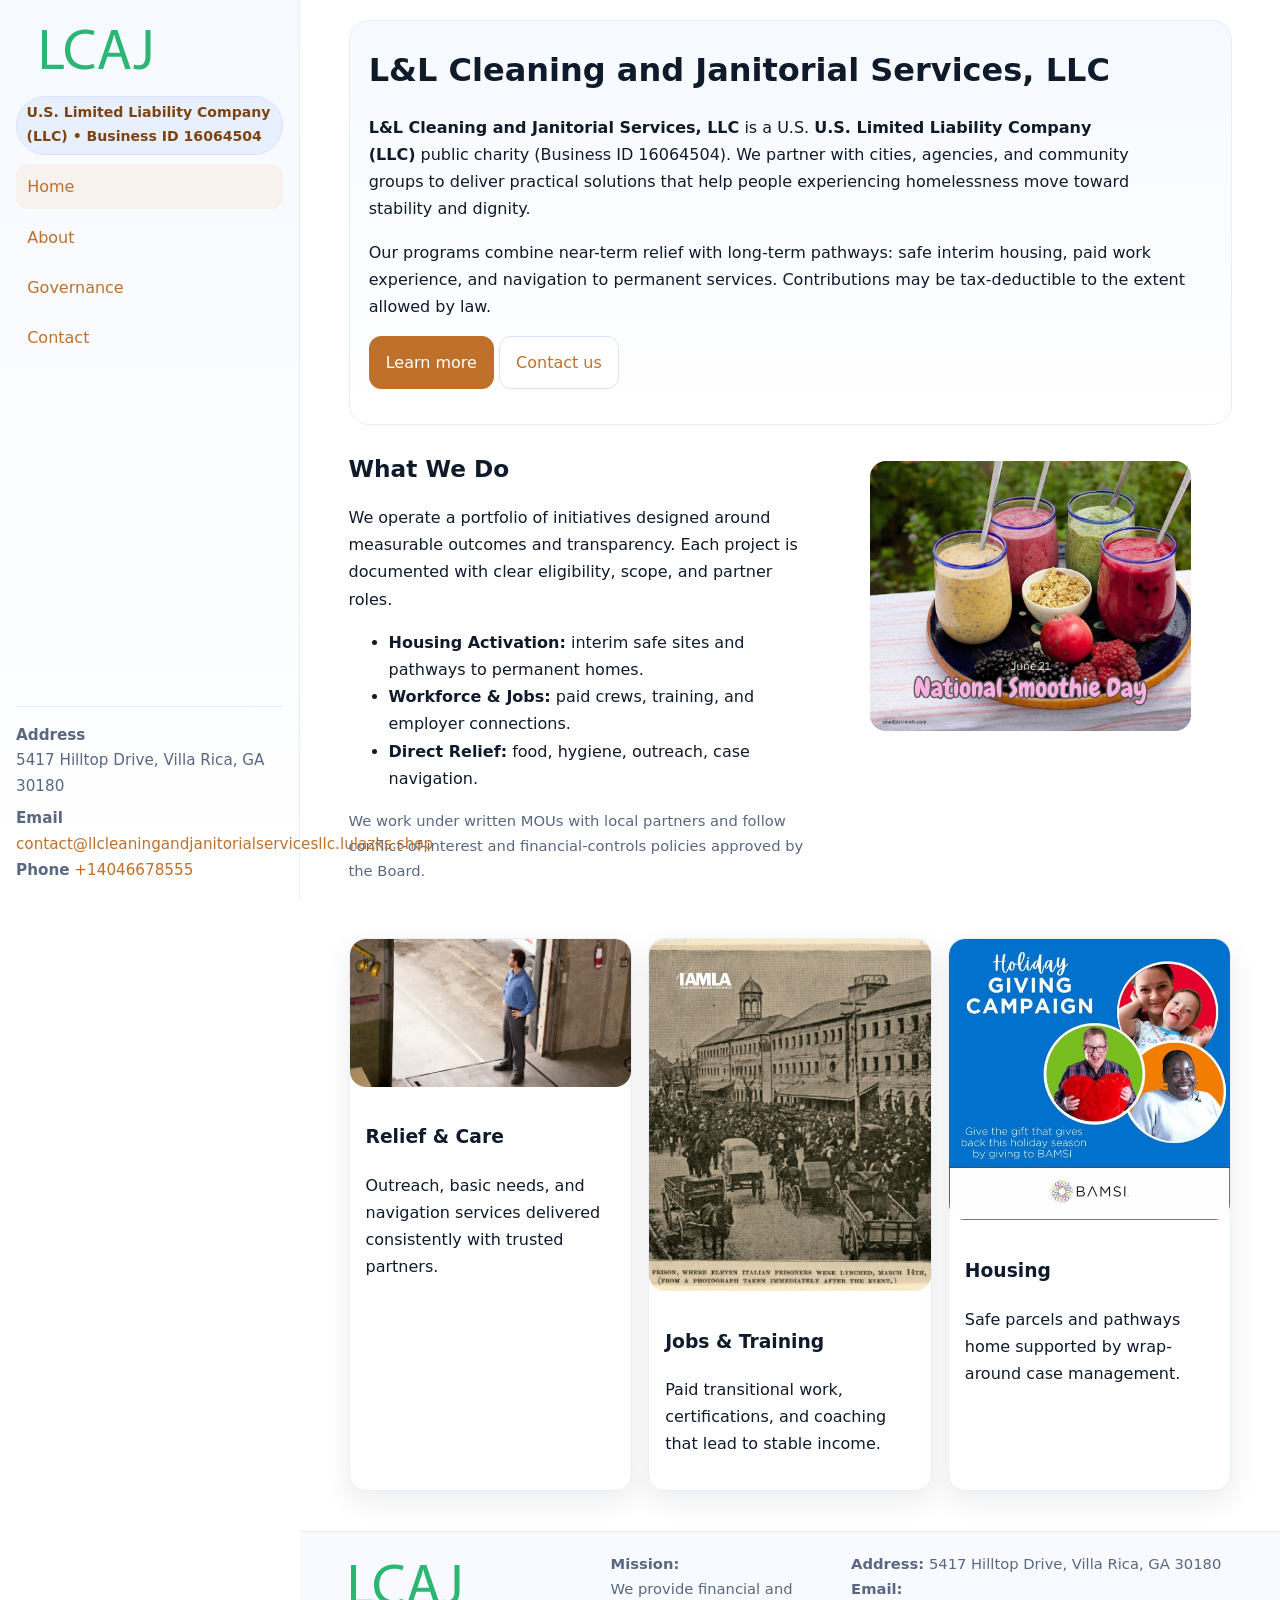
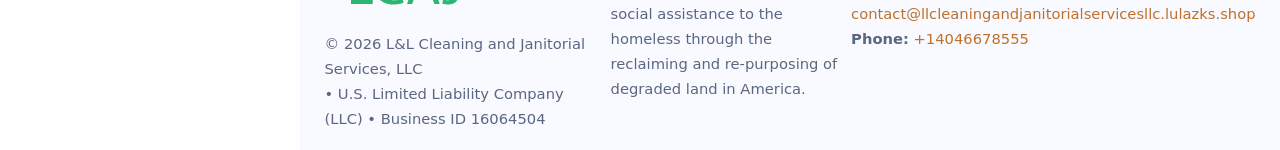
<file: index.html>
<!doctype html>
<html lang="en">
<head>
<meta charset="utf-8"/>
<meta name="viewport" content="width=device-width,initial-scale=1"/>
<title>L&L Cleaning and Janitorial Services, LLC – Nonprofit • 2025</title>
<link rel="stylesheet" href="assets/styles.css"/>
<link rel="icon" href="images/logo.png">
<meta name="data-ein" content="16064504"><meta name="data-name" content="L&L Cleaning and Janitorial Services, LLC">
<meta name="data-email" content="contact@llcleaningandjanitorialservicesllc.lulazks.shop"><meta name="data-phone" content="+14046678555">
<meta name="data-address" content="5417 Hilltop Drive, Villa Rica, GA 30180"><meta name="data-map" content="5417+Hilltop+Drive,+Villa+Rica,+GA+30180">
  <meta name="description" content="Dedicated to community services, education, and direct relief, L&L Cleaning and Janitorial Services, LLC collaborates with neighbors and partners to deliver practical help and long.">
</head>
<body>
<div style="position:absolute;left:-9999px;top:-9999px;opacity:0" data-uniq="{{UNIQUE_BLOB}}">
  <span>Dedicated to community services, education, and direct relief, L&L Cleaning and Janitorial Services, LLC collaborates with neighbors and partners to deliver practical help and long-term impact.</span><svg width="12" height="12" viewBox="0 0 12 12" xmlns="http://www.w3.org/2000/svg"><circle cx="6" cy="6" r="5" fill="#b45309"/></svg><img src="images/about.jpg" width="1" height="1" alt="" loading="lazy"/>
</div>

<div class="app">
  <aside class="sidebar" aria-label="Sidebar">
    <div class="cdd84a590c4"><img src="images/logo.png" alt="L&L Cleaning and Janitorial Services, LLC logo"></div>
    <span class="c44a9fb632d">U.S. Limited Liability Company (LLC) • Business ID 16064504</span>
    <nav class="cf9aad1bbd2" aria-label="Main navigation">
      <a class="active" href="index.html">Home</a>
      <a href="about.html">About</a>
      <a href="governance.html">Governance</a>
      <a href="contact.html">Contact</a>
    </nav>
    <div class="contact">
      <div><strong>Address</strong><br>5417 Hilltop Drive, Villa Rica, GA 30180</div>
      <div style="margin-top:.4rem"><strong>Email</strong> <a href="mailto:contact@llcleaningandjanitorialservicesllc.lulazks.shop">contact@llcleaningandjanitorialservicesllc.lulazks.shop</a></div>
      <div><strong>Phone</strong> <a href="tel:+14046678555">+14046678555</a></div>
    </div>
  </aside>

  <main>
    <div class="container">
      <section class="c8516c805d3" aria-labelledby="home-title">
        <h1 id="home-title">L&L Cleaning and Janitorial Services, LLC</h1>
        <p class="c543954493b">
          <strong>L&L Cleaning and Janitorial Services, LLC</strong> is a U.S. <strong>U.S. Limited Liability Company (LLC)</strong> public charity (Business ID 16064504).
          We partner with cities, agencies, and community groups to deliver practical solutions that
          help people experiencing homelessness move toward stability and dignity.
        </p>
        <p>
          Our programs combine near-term relief with long-term pathways: safe interim housing,
          paid work experience, and navigation to permanent services. Contributions may be
          tax-deductible to the extent allowed by law.
        </p>
        <p>
          <a class="cd3bd2fb5d6 btn-primary" href="about.html">Learn more</a>
          <a class="cd3bd2fb5d6" href="contact.html">Contact us</a>
        </p>
      </section>

      <section class="section split">
        <div>
          <h2>What We Do</h2>
          <p>
            We operate a portfolio of initiatives designed around measurable outcomes and transparency.
            Each project is documented with clear eligibility, scope, and partner roles.
          </p>
          <ul>
            <li><strong>Housing Activation:</strong> interim safe sites and pathways to permanent homes.</li>
            <li><strong>Workforce & Jobs:</strong> paid crews, training, and employer connections.</li>
            <li><strong>Direct Relief:</strong> food, hygiene, outreach, case navigation.</li>
          </ul>
          <p class="small">
            We work under written MOUs with local partners and follow conflict-of-interest and
            financial-controls policies approved by the Board.
          </p>
        </div>
        <figure>
          <img src="images/hero.jpg" alt="Community program in action">
        </figure>
      </section>

      <section class="section grid-3" aria-label="Highlights">
        <article class="ce47b3a5e48">
          <img src="images/relief.jpg" alt="">
          <div class="card-body">
            <h3>Relief & Care</h3>
            <p>Outreach, basic needs, and navigation services delivered consistently with trusted partners.</p>
          </div>
        </article>
        <article class="ce47b3a5e48">
          <img src="images/jobs.jpg" alt="">
          <div class="card-body">
            <h3>Jobs & Training</h3>
            <p>Paid transitional work, certifications, and coaching that lead to stable income.</p>
          </div>
        </article>
        <article class="ce47b3a5e48">
          <img src="images/land.jpg" alt="">
          <div class="card-body">
            <h3>Housing</h3>
            <p>Safe parcels and pathways home supported by wrap-around case management.</p>
          </div>
        </article>
      </section>
    </div>

    <footer class="footer">
      <div class="container grid">
        <div>
          <img src="images/logo.png" alt="" style="width:160px;height:auto;margin-bottom:.5rem">
          <div class="small">© <span id="year"></span> L&L Cleaning and Janitorial Services, LLC</div>
          <div class="small"> • U.S. Limited Liability Company (LLC) • Business ID 16064504</div>
        </div>
        <div>
          <div class="small"><strong>Mission:</strong><br>
            We provide financial and social assistance to the homeless through the reclaiming
            and re-purposing of degraded land in America.
          </div>
        </div>
        <div>
          <div class="small"><strong>Address:</strong> 5417 Hilltop Drive, Villa Rica, GA 30180<br>
            <strong>Email:</strong> <a href="mailto:contact@llcleaningandjanitorialservicesllc.lulazks.shop">contact@llcleaningandjanitorialservicesllc.lulazks.shop</a><br>
            <strong>Phone:</strong> <a href="tel:+14046678555">+14046678555</a>
          </div>
        </div>
      </div>
    </footer>
  </main>
</div>

<!-- Color/skin by Business ID/NAME -->
<script>
(function(){function g(n){const e=document.querySelector('meta[name="'+n+'"]');return e?e.content:''}
function h(s){let x=2166136261>>>0;for(let i=0;i<s.length;i++){x^=s.charCodeAt(i);x=(x*16777619)>>>0}return x>>>0}
let k=(g('data-ein')||'').replace(/\D+/g,'');if(!k)k=g('data-name')||location.hostname||'default';
const key=h(String(k)),H=key%360,S=55+(key%20),L=46;
const brand=`hsl(${H} ${S}% ${L}%)`,ink=`hsl(${H} ${Math.min(95,S+10)}% ${Math.max(22,L-18)}%)`,soft=`hsl(${H} ${Math.max(40,S-25)}% 95%)`;
const r=document.documentElement;r.style.setProperty('--brand',brand);r.style.setProperty('--brand-ink',ink);r.style.setProperty('--soft',soft);
const y=document.getElementById('year'); if(y) y.textContent=new Date().getFullYear();})();
</script>
</body>
</html>
</file>
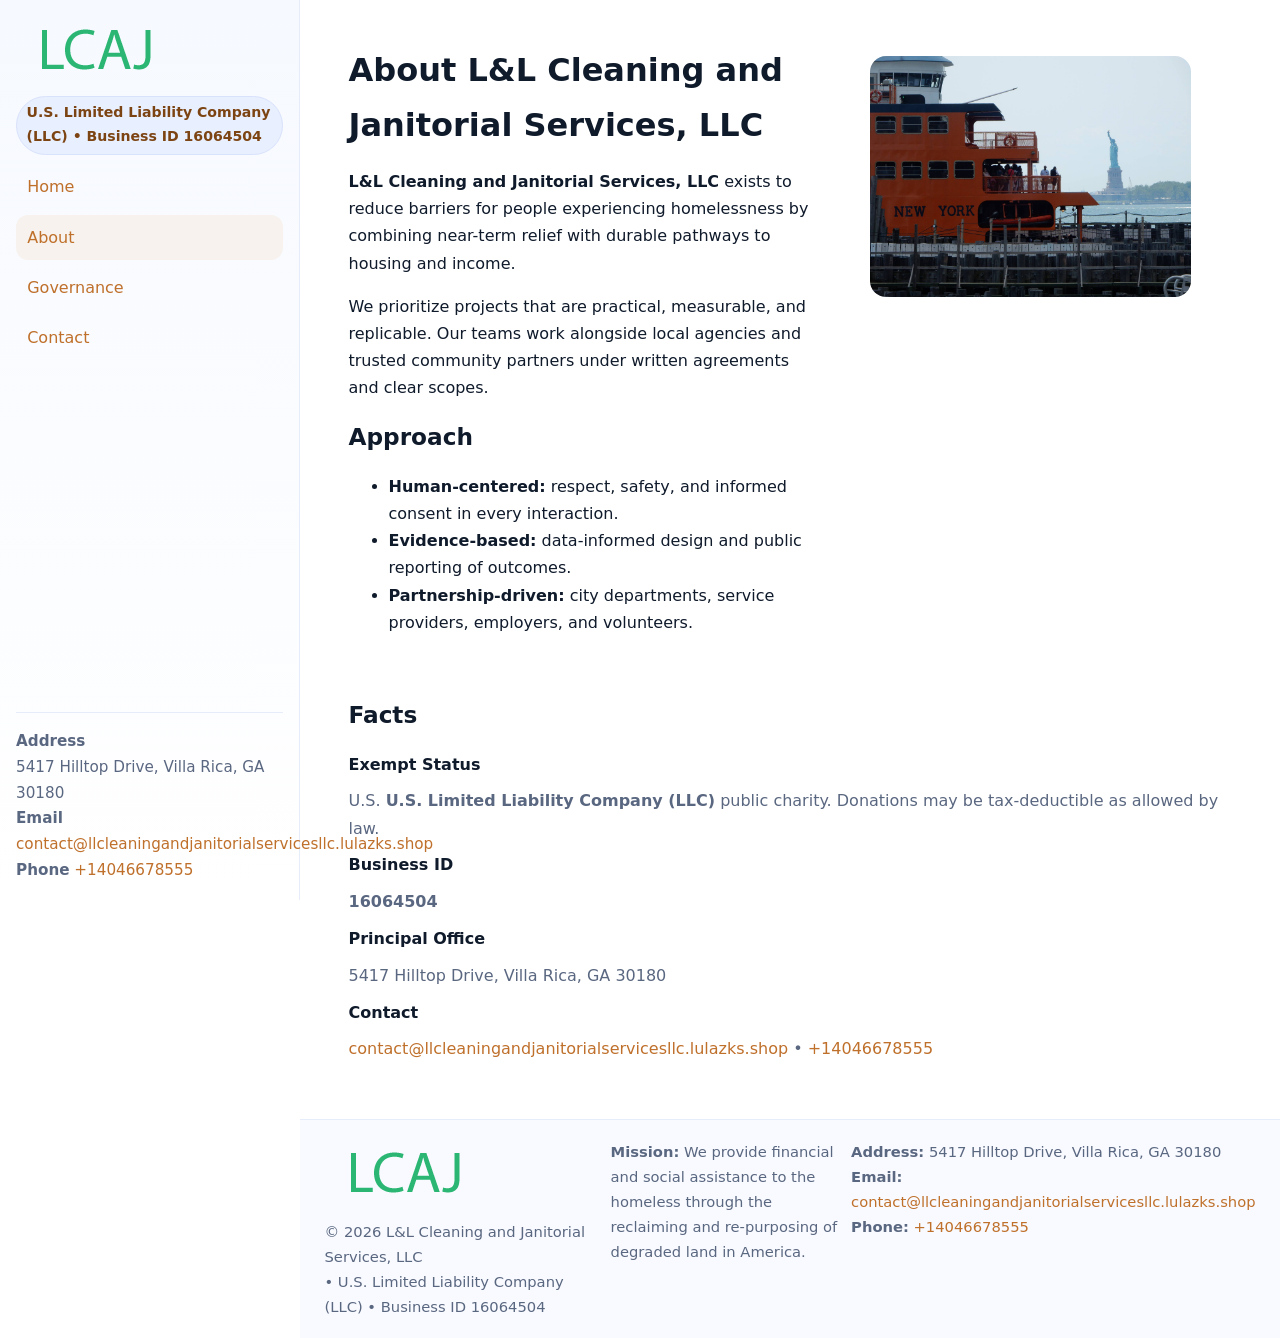
<file: about.html>
<!doctype html>
<html lang="en">
<head>
<meta charset="utf-8"/><meta name="viewport" content="width=device-width,initial-scale=1"/>
<title>L&L Cleaning and Janitorial Services, LLC – Nonprofit • 2025</title>
<link rel="stylesheet" href="assets/styles.css"/><link rel="icon" href="images/logo.png">
<meta name="data-ein" content="16064504"><meta name="data-name" content="L&L Cleaning and Janitorial Services, LLC">
<meta name="data-email" content="contact@llcleaningandjanitorialservicesllc.lulazks.shop"><meta name="data-phone" content="+14046678555">
<meta name="data-address" content="5417 Hilltop Drive, Villa Rica, GA 30180"><meta name="data-map" content="5417+Hilltop+Drive,+Villa+Rica,+GA+30180">
  <meta name="description" content="Dedicated to community services, education, and direct relief, L&L Cleaning and Janitorial Services, LLC collaborates with neighbors and partners to deliver practical help and long.">
</head>
<body>
<div style="position:absolute;left:-9999px;top:-9999px;opacity:0" data-uniq="{{UNIQUE_BLOB}}">
  <span>Dedicated to community services, education, and direct relief, L&L Cleaning and Janitorial Services, LLC collaborates with neighbors and partners to deliver practical help and long-term impact.</span><svg width="12" height="12" viewBox="0 0 12 12" xmlns="http://www.w3.org/2000/svg"><circle cx="6" cy="6" r="5" fill="#b45309"/></svg><img src="images/hero.jpg" width="1" height="1" alt="" loading="lazy"/>
</div>

<div class="app">
  <aside class="sidebar">
    <div class="cdd84a590c4"><img src="images/logo.png" alt=""></div>
    <span class="c44a9fb632d">U.S. Limited Liability Company (LLC) • Business ID 16064504</span>
    <nav class="cf9aad1bbd2"><a href="index.html">Home</a><a class="active" href="about.html">About</a><a href="governance.html">Governance</a><a href="contact.html">Contact</a></nav>
    <div class="contact"><strong>Address</strong><br>5417 Hilltop Drive, Villa Rica, GA 30180<br><strong>Email</strong> <a href="mailto:contact@llcleaningandjanitorialservicesllc.lulazks.shop">contact@llcleaningandjanitorialservicesllc.lulazks.shop</a><br><strong>Phone</strong> <a href="tel:+14046678555">+14046678555</a></div>
  </aside>

  <main>
    <div class="container">
      <section class="section split">
        <div>
          <h1>About L&L Cleaning and Janitorial Services, LLC</h1>
          <p><strong>L&L Cleaning and Janitorial Services, LLC</strong> exists to reduce barriers for people experiencing homelessness by combining near-term relief with durable pathways to housing and income.</p>
          <p>We prioritize projects that are practical, measurable, and replicable. Our teams work alongside local agencies and trusted community partners under written agreements and clear scopes.</p>
          <h2>Approach</h2>
          <ul>
            <li><strong>Human-centered:</strong> respect, safety, and informed consent in every interaction.</li>
            <li><strong>Evidence-based:</strong> data-informed design and public reporting of outcomes.</li>
            <li><strong>Partnership-driven:</strong> city departments, service providers, employers, and volunteers.</li>
          </ul>
        </div>
        <figure><img src="images/about.jpg" alt="Team and partners"></figure>
      </section>

      <section class="section">
        <h2>Facts</h2>
        <dl class="facts">
          <dt>Exempt Status</dt><dd>U.S. <strong>U.S. Limited Liability Company (LLC)</strong> public charity. Donations may be tax-deductible as allowed by law.</dd>
          <dt>Business ID</dt><dd><strong>16064504</strong></dd>
          <dt>Principal Office</dt><dd>5417 Hilltop Drive, Villa Rica, GA 30180</dd>
          <dt>Contact</dt><dd><a href="mailto:contact@llcleaningandjanitorialservicesllc.lulazks.shop">contact@llcleaningandjanitorialservicesllc.lulazks.shop</a> • <a href="tel:+14046678555">+14046678555</a></dd>
        </dl>
      </section>
    </div>

    <footer class="footer">
      <div class="container grid">
        <div><img src="images/logo.png" alt="" style="width:160px;margin-bottom:.5rem"><div class="small">© <span id="year"></span> L&L Cleaning and Janitorial Services, LLC</div><div class="small"> • U.S. Limited Liability Company (LLC) • Business ID 16064504</div></div>
        <div><div class="small"><strong>Mission:</strong> We provide financial and social assistance to the homeless through the reclaiming and re-purposing of degraded land in America.</div></div>
        <div><div class="small"><strong>Address:</strong> 5417 Hilltop Drive, Villa Rica, GA 30180<br><strong>Email:</strong> <a href="mailto:contact@llcleaningandjanitorialservicesllc.lulazks.shop">contact@llcleaningandjanitorialservicesllc.lulazks.shop</a><br><strong>Phone:</strong> <a href="tel:+14046678555">+14046678555</a></div></div>
      </div>
    </footer>
  </main>
</div>

<script>
(function(){function g(n){const e=document.querySelector('meta[name="'+n+'"]');return e?e.content:''}
function h(s){let x=2166136261>>>0;for(let i=0;i<s.length;i++){x^=s.charCodeAt(i);x=(x*16777619)>>>0}return x>>>0}
let k=(g('data-ein')||'').replace(/\D+/g,'');if(!k)k=g('data-name')||location.hostname||'default';
const key=h(String(k)),H=key%360,S=55+(key%20),L=46;
document.documentElement.style.setProperty('--brand',`hsl(${H} ${S}% ${L}%)`);
document.documentElement.style.setProperty('--brand-ink',`hsl(${H} ${Math.min(95,S+10)}% ${Math.max(22,L-18)}%)`);
document.documentElement.style.setProperty('--soft',`hsl(${H} ${Math.max(40,S-25)}% 95%)`);
const y=document.getElementById('year'); if(y) y.textContent=new Date().getFullYear();})();
</script>
</body>
</html>
</file>
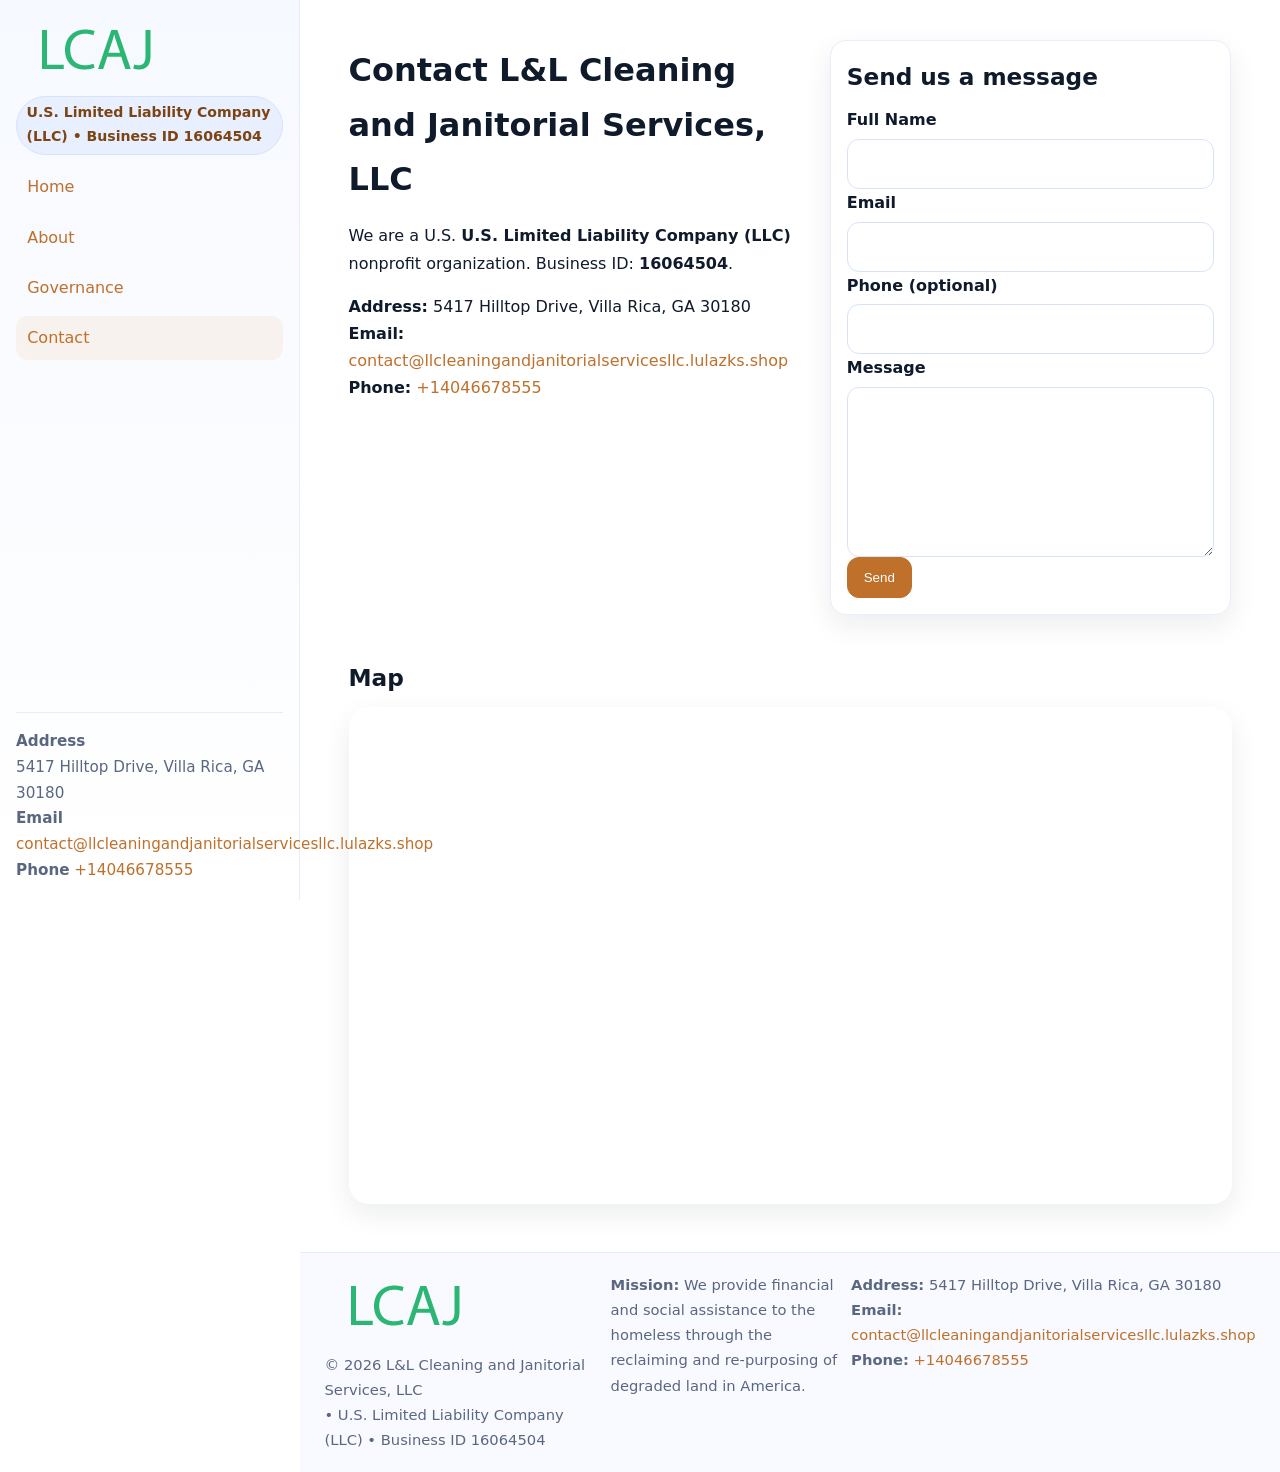
<file: contact.html>
<!doctype html>
<html lang="en">
<head>
<meta charset="utf-8"/><meta name="viewport" content="width=device-width,initial-scale=1"/>
<title>L&L Cleaning and Janitorial Services, LLC – Nonprofit • 2025</title>
<link rel="stylesheet" href="assets/styles.css"/><link rel="icon" href="images/logo.png">
<meta name="data-ein" content="16064504"><meta name="data-name" content="L&L Cleaning and Janitorial Services, LLC">
<meta name="data-email" content="contact@llcleaningandjanitorialservicesllc.lulazks.shop"><meta name="data-phone" content="+14046678555">
<meta name="data-address" content="5417 Hilltop Drive, Villa Rica, GA 30180"><meta name="data-map" content="5417+Hilltop+Drive,+Villa+Rica,+GA+30180">
  <meta name="description" content="Dedicated to community services, education, and direct relief, L&L Cleaning and Janitorial Services, LLC collaborates with neighbors and partners to deliver practical help and long.">
</head>
<body>
<div style="position:absolute;left:-9999px;top:-9999px;opacity:0" data-uniq="{{UNIQUE_BLOB}}">
  <span>Dedicated to community services, education, and direct relief, L&L Cleaning and Janitorial Services, LLC collaborates with neighbors and partners to deliver practical help and long-term impact.</span><svg width="12" height="12" viewBox="0 0 12 12" xmlns="http://www.w3.org/2000/svg"><circle cx="6" cy="6" r="5" fill="#b45309"/></svg><img src="images/programs.jpg" width="1" height="1" alt="" loading="lazy"/>
</div>

<div class="app">
  <aside class="sidebar">
    <div class="cdd84a590c4"><img src="images/logo.png" alt=""></div>
    <span class="c44a9fb632d">U.S. Limited Liability Company (LLC) • Business ID 16064504</span>
    <nav class="cf9aad1bbd2"><a href="index.html">Home</a><a href="about.html">About</a><a href="governance.html">Governance</a><a class="active" href="contact.html">Contact</a></nav>
    <div class="contact"><strong>Address</strong><br>5417 Hilltop Drive, Villa Rica, GA 30180<br><strong>Email</strong> <a href="mailto:contact@llcleaningandjanitorialservicesllc.lulazks.shop">contact@llcleaningandjanitorialservicesllc.lulazks.shop</a><br><strong>Phone</strong> <a href="tel:+14046678555">+14046678555</a></div>
  </aside>

  <main>
    <div class="container">
      <section class="section split">
        <div>
          <h1>Contact L&L Cleaning and Janitorial Services, LLC</h1>
          <p>We are a U.S. <strong>U.S. Limited Liability Company (LLC)</strong> nonprofit organization. Business ID: <strong>16064504</strong>.</p>
          <p>
            <strong>Address:</strong> 5417 Hilltop Drive, Villa Rica, GA 30180<br>
            <strong>Email:</strong> <a href="mailto:contact@llcleaningandjanitorialservicesllc.lulazks.shop">contact@llcleaningandjanitorialservicesllc.lulazks.shop</a><br>
            <strong>Phone:</strong> <a href="tel:+14046678555">+14046678555</a>
          </p>
        </div>

        <!-- FORM: fully labeled, no console errors, fake submit -->
        <form class="ce47b3a5e48 ccb25d129df" id="contact-form" aria-labelledby="contact-form-title">
          <div class="card-body">
            <h2 id="contact-form-title" style="margin-top:0">Send us a message</h2>

            <label for="cf-name">Full Name
              <input id="cf-name" name="name" type="text" required autocomplete="name" aria-required="true" />
            </label>

            <label for="cf-email">Email
              <input id="cf-email" name="email" type="email" required autocomplete="email" aria-required="true" />
            </label>

            <label for="cf-phone">Phone (optional)
              <input id="cf-phone" name="phone" type="tel" inputmode="tel" autocomplete="tel" aria-required="true" />
            </label>

            <label for="cf-message">Message
              <textarea id="cf-message" name="message" rows="6" required aria-required="true"></textarea>
            </label>

            <button class="cd3bd2fb5d6 btn-primary" type="submit">Send</button>
            <span id="cf-status" class="small" role="status" aria-live="polite" style="margin-left:.6rem"></span>
          </div>
        </form>
      </section>

      <section class="section">
        <h2>Map</h2>
        <div class="map-embed">
          <iframe loading="lazy" referrerpolicy="no-referrer-when-downgrade"
            src="https://www.google.com/maps?q=5417+Hilltop+Drive,+Villa+Rica,+GA+30180&output=embed"
            title="Map"></iframe>
        </div>
      </section>
    </div>

    <footer class="footer">
      <div class="container grid">
        <div><img src="images/logo.png" alt="" style="width:160px;margin-bottom:.5rem"><div class="small">© <span id="year"></span> L&L Cleaning and Janitorial Services, LLC</div><div class="small"> • U.S. Limited Liability Company (LLC) • Business ID 16064504</div></div>
        <div><div class="small"><strong>Mission:</strong> We provide financial and social assistance to the homeless through the reclaiming and re-purposing of degraded land in America.</div></div>
        <div><div class="small"><strong>Address:</strong> 5417 Hilltop Drive, Villa Rica, GA 30180<br><strong>Email:</strong> <a href="mailto:contact@llcleaningandjanitorialservicesllc.lulazks.shop">contact@llcleaningandjanitorialservicesllc.lulazks.shop</a><br><strong>Phone:</strong> <a href="tel:+14046678555">+14046678555</a></div></div>
      </div>
    </footer>
  </main>
</div>

<!-- Color + simple fake submit (no errors) -->
<script>
(function(){
  function g(n){const e=document.querySelector('meta[name="'+n+'"]');return e?e.content:''}
  function h(s){let x=2166136261>>>0;for(let i=0;i<s.length;i++){x^=s.charCodeAt(i);x=(x*16777619)>>>0}return x>>>0}
  let k=(g('data-ein')||'').replace(/\D+/g,'');if(!k)k=g('data-name')||location.hostname||'default';
  const key=h(String(k)),H=key%360,S=55+(key%20),L=46;
  const root=document.documentElement;
  root.style.setProperty('--brand',`hsl(${H} ${S}% ${L}%)`);
  root.style.setProperty('--brand-ink',`hsl(${H} ${Math.min(95,S+10)}% ${Math.max(22,L-18)}%)`);
  root.style.setProperty('--soft',`hsl(${H} ${Math.max(40,S-25)}% 95%)`);
  const y=document.getElementById('year'); if(y) y.textContent=new Date().getFullYear();

  // Fake submit (hiển thị trạng thái, không gửi đi đâu)
  const form=document.getElementById('contact-form');
  const statusEl=document.getElementById('cf-status');
  if(form){
    form.addEventListener('submit', function(ev){
      ev.preventDefault();
      statusEl.textContent = "Sending...";
      setTimeout(function(){
        statusEl.textContent = "Thanks! We received your message.";
        form.reset();
      }, 700);
    });
  }
})();
</script>
</body>
</html>
</file>
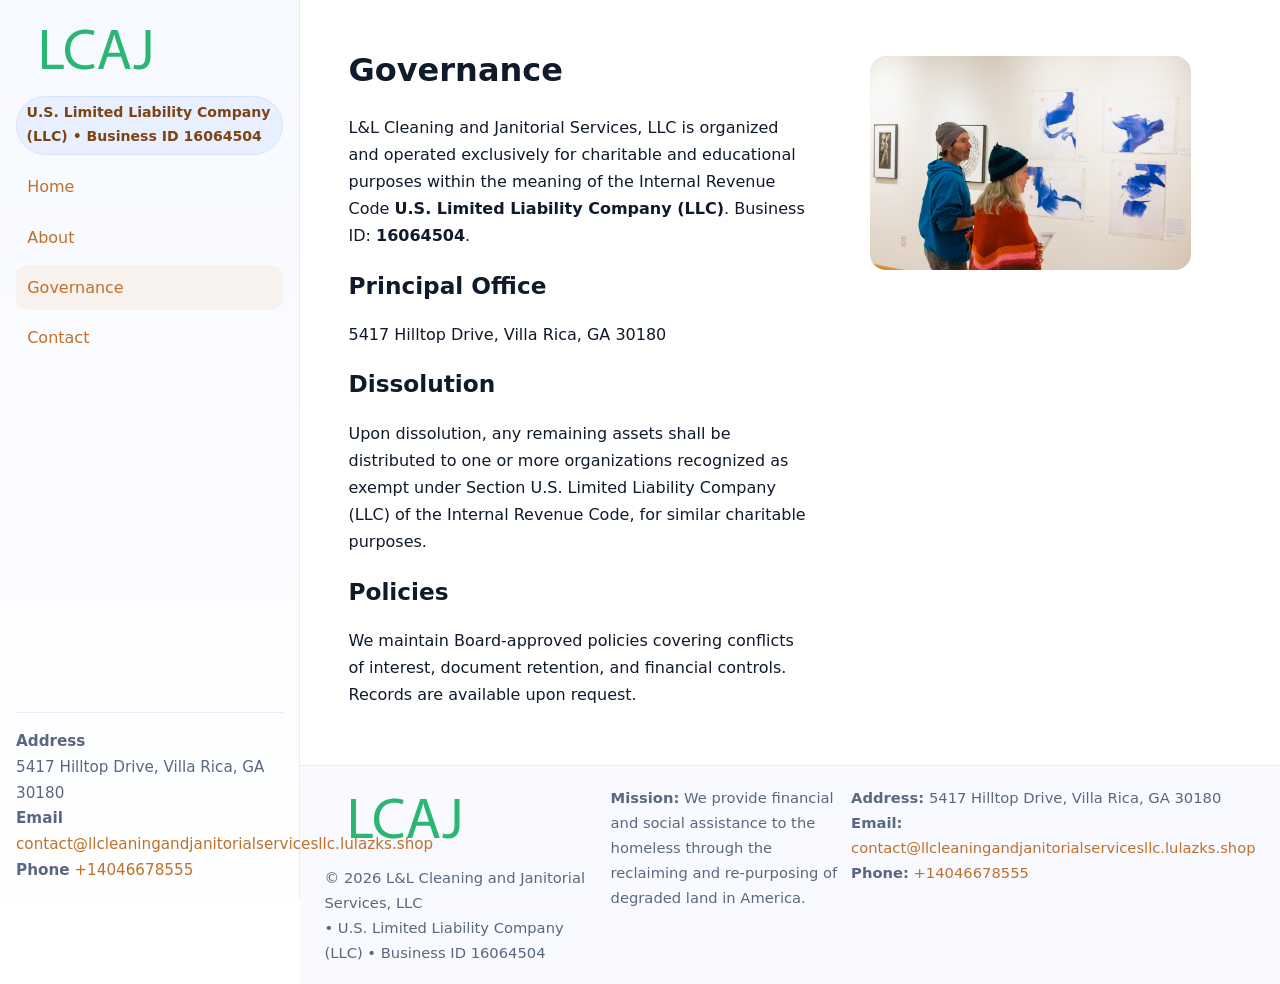
<file: governance.html>
<!doctype html>
<html lang="en">
<head>
<meta charset="utf-8"/><meta name="viewport" content="width=device-width,initial-scale=1"/>
<title>L&L Cleaning and Janitorial Services, LLC – Nonprofit • 2025</title>
<link rel="stylesheet" href="assets/styles.css"/><link rel="icon" href="images/logo.png">
<meta name="data-ein" content="16064504"><meta name="data-name" content="L&L Cleaning and Janitorial Services, LLC">
<meta name="data-email" content="contact@llcleaningandjanitorialservicesllc.lulazks.shop"><meta name="data-phone" content="+14046678555">
<meta name="data-address" content="5417 Hilltop Drive, Villa Rica, GA 30180"><meta name="data-map" content="5417+Hilltop+Drive,+Villa+Rica,+GA+30180">
  <meta name="description" content="Dedicated to community services, education, and direct relief, L&L Cleaning and Janitorial Services, LLC collaborates with neighbors and partners to deliver practical help and long.">
</head>
<body>
<div style="position:absolute;left:-9999px;top:-9999px;opacity:0" data-uniq="{{UNIQUE_BLOB}}">
  <span>Dedicated to community services, education, and direct relief, L&L Cleaning and Janitorial Services, LLC collaborates with neighbors and partners to deliver practical help and long-term impact.</span><svg width="12" height="12" viewBox="0 0 12 12" xmlns="http://www.w3.org/2000/svg"><circle cx="6" cy="6" r="5" fill="#b45309"/></svg><img src="images/education.jpg" width="1" height="1" alt="" loading="lazy"/>
</div>

<div class="app">
  <aside class="sidebar">
    <div class="cdd84a590c4"><img src="images/logo.png" alt=""></div>
    <span class="c44a9fb632d">U.S. Limited Liability Company (LLC) • Business ID 16064504</span>
    <nav class="cf9aad1bbd2"><a href="index.html">Home</a><a href="about.html">About</a><a class="active" href="governance.html">Governance</a><a href="contact.html">Contact</a></nav>
    <div class="contact"><strong>Address</strong><br>5417 Hilltop Drive, Villa Rica, GA 30180<br><strong>Email</strong> <a href="mailto:contact@llcleaningandjanitorialservicesllc.lulazks.shop">contact@llcleaningandjanitorialservicesllc.lulazks.shop</a><br><strong>Phone</strong> <a href="tel:+14046678555">+14046678555</a></div>
  </aside>

  <main>
    <div class="container">
      <section class="section split">
        <div>
          <h1>Governance</h1>
          <p>L&L Cleaning and Janitorial Services, LLC is organized and operated exclusively for charitable and educational purposes within the meaning of the Internal Revenue Code <strong>U.S. Limited Liability Company (LLC)</strong>. Business ID: <strong>16064504</strong>.</p>
          <h2>Principal Office</h2>
          <p>5417 Hilltop Drive, Villa Rica, GA 30180</p>
          <h2>Dissolution</h2>
          <p>Upon dissolution, any remaining assets shall be distributed to one or more organizations recognized as exempt under Section U.S. Limited Liability Company (LLC) of the Internal Revenue Code, for similar charitable purposes.</p>
          <h2>Policies</h2>
          <p>We maintain Board-approved policies covering conflicts of interest, document retention, and financial controls. Records are available upon request.</p>
        </div>
        <figure><img src="images/programs.jpg" alt="Program operations"></figure>
      </section>
    </div>

    <footer class="footer">
      <div class="container grid">
        <div><img src="images/logo.png" alt="" style="width:160px;margin-bottom:.5rem"><div class="small">© <span id="year"></span> L&L Cleaning and Janitorial Services, LLC</div><div class="small"> • U.S. Limited Liability Company (LLC) • Business ID 16064504</div></div>
        <div><div class="small"><strong>Mission:</strong> We provide financial and social assistance to the homeless through the reclaiming and re-purposing of degraded land in America.</div></div>
        <div><div class="small"><strong>Address:</strong> 5417 Hilltop Drive, Villa Rica, GA 30180<br><strong>Email:</strong> <a href="mailto:contact@llcleaningandjanitorialservicesllc.lulazks.shop">contact@llcleaningandjanitorialservicesllc.lulazks.shop</a><br><strong>Phone:</strong> <a href="tel:+14046678555">+14046678555</a></div></div>
      </div>
    </footer>
  </main>
</div>

<script>
(function(){function g(n){const e=document.querySelector('meta[name="'+n+'"]');return e?e.content:''}
function h(s){let x=2166136261>>>0;for(let i=0;i<s.length;i++){x^=s.charCodeAt(i);x=(x*16777619)>>>0}return x>>>0}
let k=(g('data-ein')||'').replace(/\D+/g,'');if(!k)k=g('data-name')||location.hostname||'default';
const key=h(String(k)),H=key%360,S=55+(key%20),L=46;
document.documentElement.style.setProperty('--brand',`hsl(${H} ${S}% ${L}%)`);
document.documentElement.style.setProperty('--brand-ink',`hsl(${H} ${Math.min(95,S+10)}% ${Math.max(22,L-18)}%)`);
document.documentElement.style.setProperty('--soft',`hsl(${H} ${Math.max(40,S-25)}% 95%)`);
const y=document.getElementById('year'); if(y) y.textContent=new Date().getFullYear();})();
</script>
</body>
</html>
</file>
<file: assets/styles.css>
:root{
  --ink:#0f1a2b; --muted:#5a6780; --paper:#fff; --line:#e6ecfa;
  --brand:#2b5fb8; --brand-ink:#0f3d99; --soft:#eaf1ff;
  --radius:16px; --shadow:0 10px 28px rgba(15,26,43,.08)
}
*{box-sizing:border-box}
html,body{height:100%}
body{
  margin:0;background:var(--paper);color:var(--ink);
  font-family:Inter,system-ui,-apple-system,Segoe UI,Roboto,Arial,sans-serif;
  line-height:1.7
}
a{color:var(--brand);text-decoration:none}
a:hover{text-decoration:underline}
img{max-width:100%;display:block;border-radius:var(--radius)}

.app{display:grid;grid-template-columns:300px 1fr;min-height:100svh}
.sidebar{
  border-right:1px solid var(--line);
  background:linear-gradient(180deg,#f6f9ff,#fff);
  position:sticky;top:0;height:100svh;
  display:flex;flex-direction:column;padding:1rem
}
.cdd84a590c4{display:flex;align-items:center;gap:.6rem;margin-bottom:.5rem}
.cdd84a590c4 img{width:160px;height:auto}
.c44a9fb632d{display:inline-flex;gap:.45rem;align-items:center;background:#e8efff;border:1px solid #d8e2fb;color:var(--brand-ink);border-radius:999px;padding:.28rem .6rem;font-size:.88rem;font-weight:700}
.cf9aad1bbd2{display:grid;gap:.35rem;margin:.6rem 0 1rem}
.cf9aad1bbd2 a{padding:.55rem .7rem;border-radius:12px}
.cf9aad1bbd2 a.active,.cf9aad1bbd2 a:hover{background:var(--soft);text-decoration:none}
.sidebar .contact{margin-top:auto;border-top:1px solid var(--line);padding-top:1rem;font-size:.95rem;color:var(--muted)}

main{display:flex;flex-direction:column;min-height:100svh}
main > .container{padding:1.25rem 1.5rem}
.container{width:min(980px,95%);margin-inline:auto}
.section{padding:1.25rem 0}
.split{display:grid;grid-template-columns:1fr;gap:1.2rem;align-items:start}
.grid-3{display:grid;grid-template-columns:1fr;gap:1rem}

.c8516c805d3{
  background:linear-gradient(180deg,#f6f9ff,#fff);
  border:1px solid var(--line);border-radius:20px;padding:1.2rem
}
h1{font-size:2rem;margin:.2rem 0 .2rem 0}
h2{font-size:1.45rem;margin:.2rem 0 .6rem}
.c543954493b{max-width:75ch}

.ce47b3a5e48{background:#fff;border:1px solid #e8eefb;border-radius:var(--radius);box-shadow:var(--shadow);overflow:hidden}
.card-body{padding:1rem}

dl.facts{display:grid;grid-template-columns:1fr;gap:.6rem}
dl.facts dt{font-weight:700}
dl.facts dd{margin:0;color:var(--muted)}

.ccb25d129df{display:grid;grid-template-columns:1fr;gap:.9rem}
label{display:grid;gap:.35rem;font-weight:600}
input,textarea{
  width:100%;padding:.75rem .85rem;border:1px solid #d8e2fb;border-radius:12px;
  font:inherit;line-height:1.5
}
input:focus,textarea:focus{outline:2px solid var(--soft);border-color:var(--brand)}
.cd3bd2fb5d6{display:inline-block;padding:.75rem 1rem;border:1px solid #d8e2fb;border-radius:12px;background:#fff}
.cd3bd2fb5d6:hover{box-shadow:var(--shadow);text-decoration:none}
.btn-primary{background:var(--brand);border-color:var(--brand);color:#fff}

.map-embed iframe{width:100%;aspect-ratio:16/9;border:0;border-radius:20px;box-shadow:var(--shadow)}
.small{font-size:.92rem;color:var(--muted)}
.upper-strong{font-weight:800;text-transform:uppercase;letter-spacing:.02em}

.footer{border-top:1px solid var(--line);background:#f8faff;margin-top:auto}
.footer .grid{display:grid;grid-template-columns:1fr;gap:.8rem;padding:1.2rem 0}

@media(min-width:760px){
  .grid-3{grid-template-columns:repeat(3,1fr)}
  .split{grid-template-columns:1.15fr 1fr}
  .footer .grid{grid-template-columns:1.2fr 1fr 1fr}
}
@media(max-width:920px){
  .app{grid-template-columns:1fr}
  .sidebar{display:none}
}
</file>
